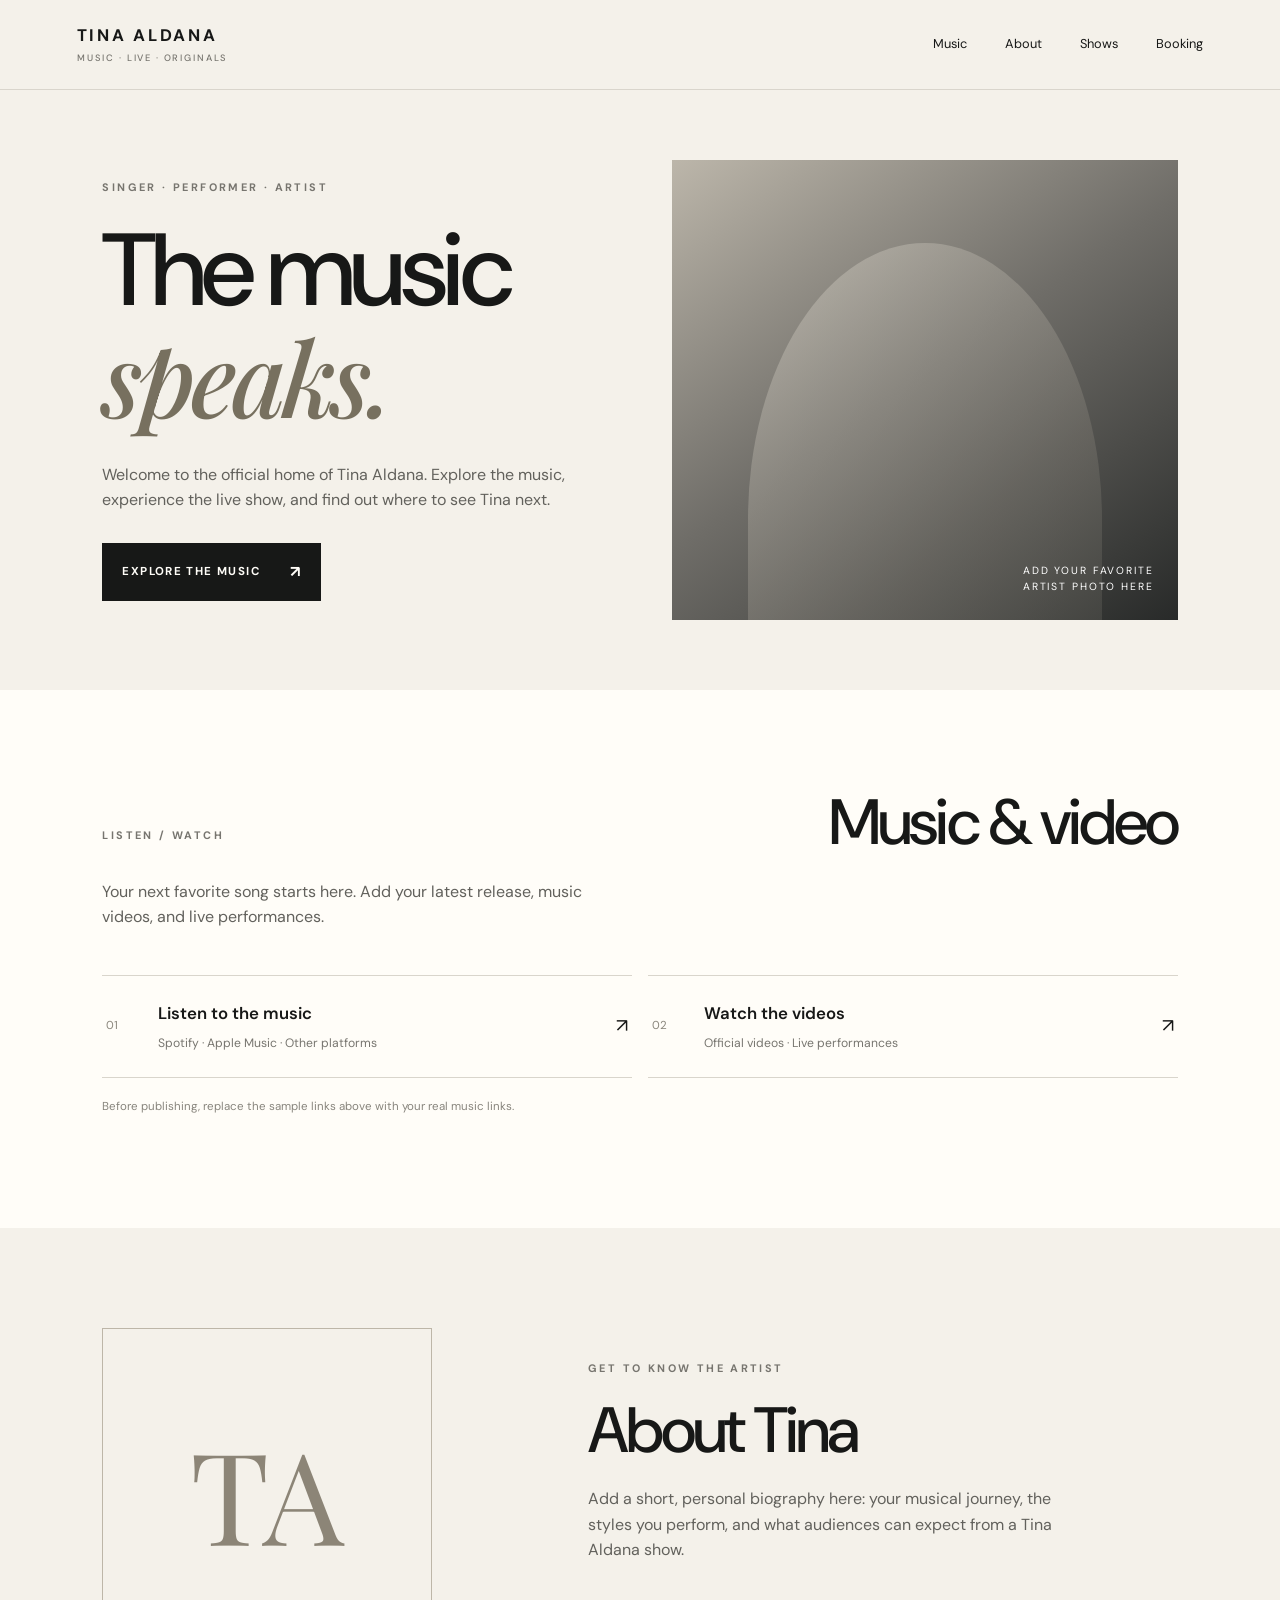
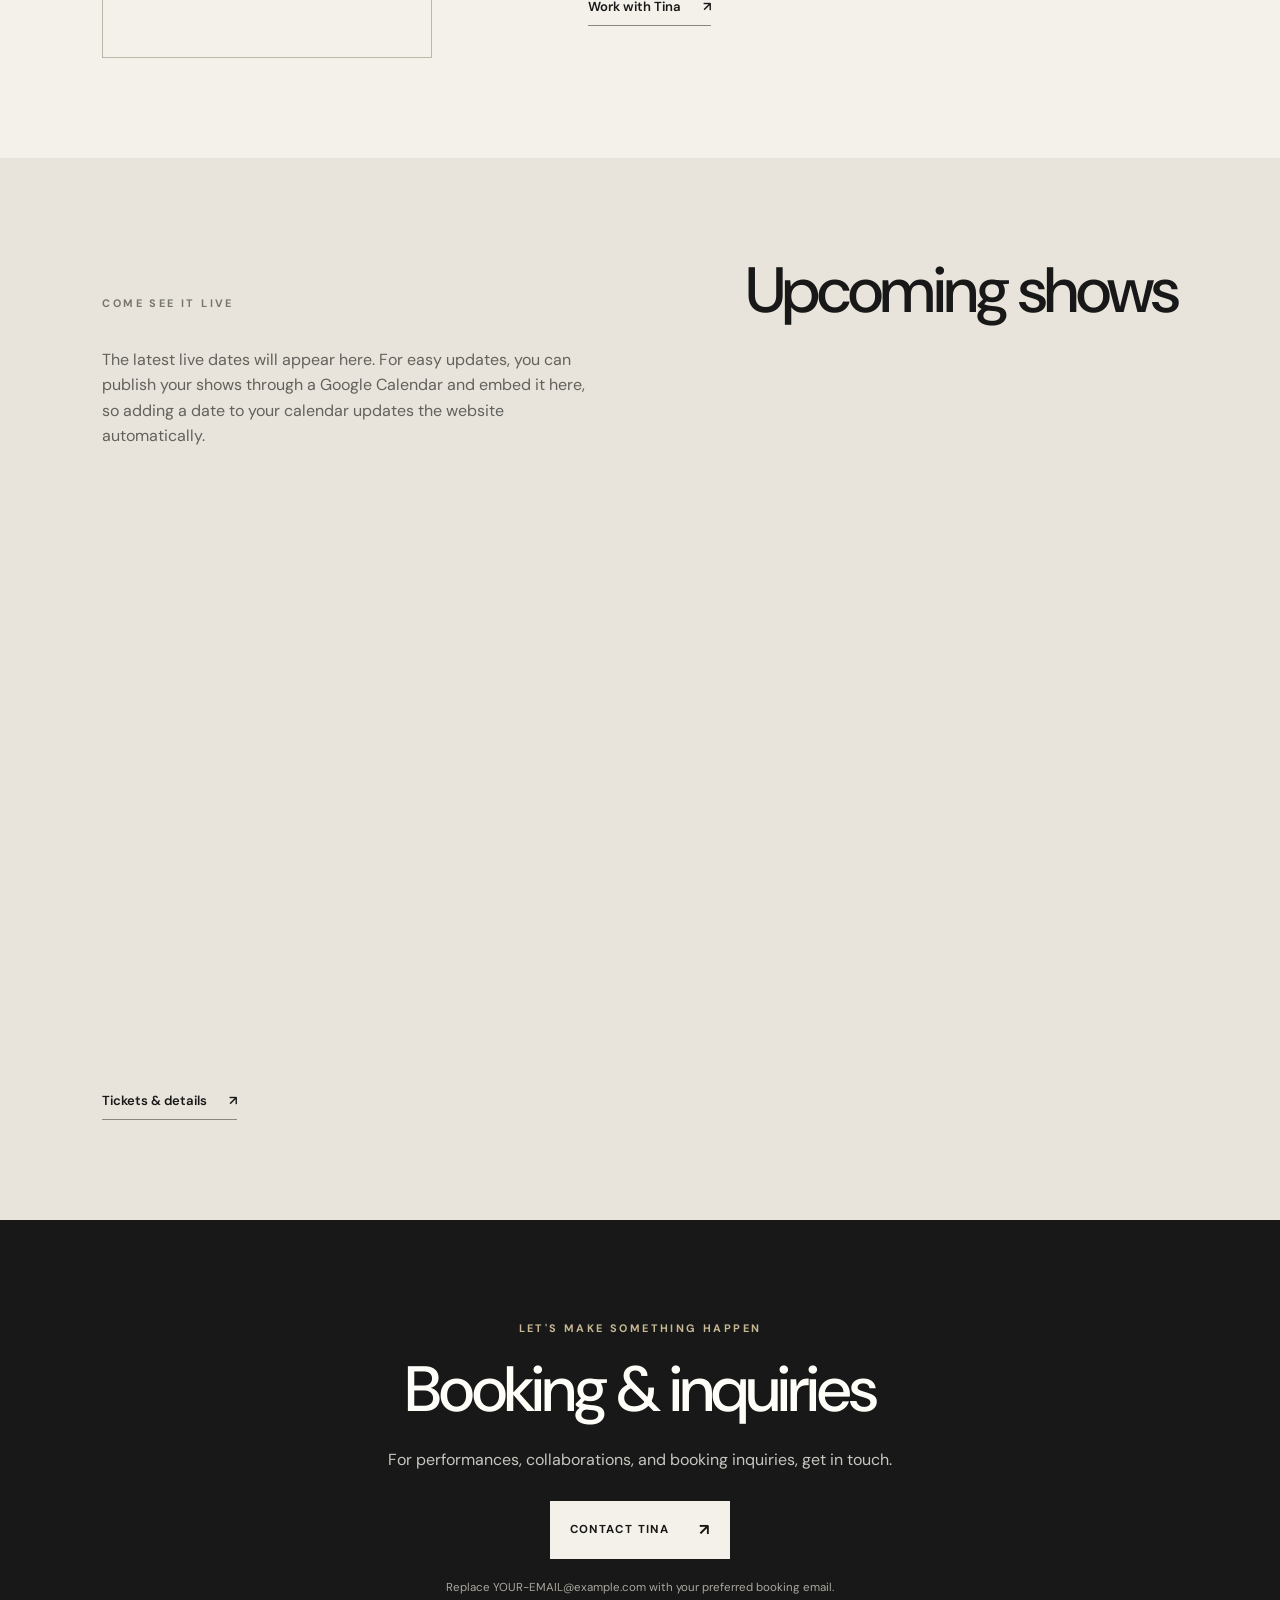
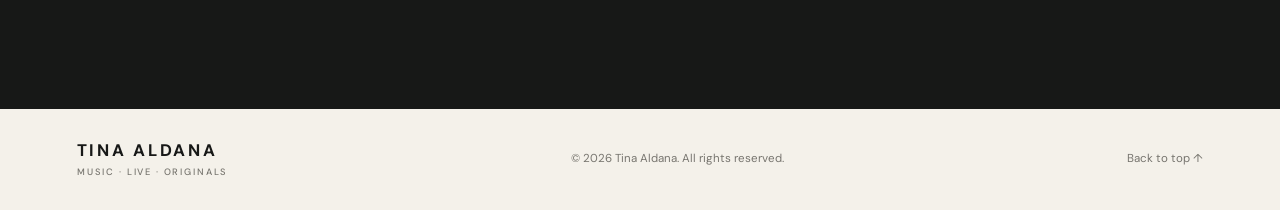
<file: index.html>
<!doctype html>
<html lang="en">
<head>
  <meta charset="utf-8">
  <meta name="viewport" content="width=device-width, initial-scale=1">
  <meta name="description" content="Official website of Tina Aldana — singer, performer, and artist. Music, live shows, and booking.">
  <title>Tina Aldana | Official Website</title>
  <link rel="stylesheet" href="styles.css">
</head>
<body>
  <header class="site-header">
    <a class="wordmark" href="#home" aria-label="Tina Aldana home">TINA ALDANA<span>MUSIC · LIVE · ORIGINALS</span></a>
    <nav aria-label="Main navigation">
      <a href="#music">Music</a>
      <a href="#about">About</a>
      <a href="#shows">Shows</a>
      <a href="#booking">Booking</a>
    </nav>
  </header>

  <main>
    <section class="hero" id="home">
      <div class="hero-copy">
        <p class="eyebrow">SINGER · PERFORMER · ARTIST</p>
        <h1>The music<br><em>speaks.</em></h1>
        <p class="intro">Welcome to the official home of Tina Aldana. Explore the music, experience the live show, and find out where to see Tina next.</p>
        <a class="button" href="#music">EXPLORE THE MUSIC <span aria-hidden="true">↗</span></a>
      </div>
      <div class="hero-image" role="img" aria-label="Artist portrait placeholder">
        <div class="image-note">ADD YOUR FAVORITE<br>ARTIST PHOTO HERE</div>
      </div>
    </section>

    <section class="section music-section" id="music">
      <div class="section-heading">
        <p class="eyebrow">LISTEN / WATCH</p>
        <h2>Music &amp; video</h2>
      </div>
      <p class="section-intro">Your next favorite song starts here. Add your latest release, music videos, and live performances.</p>
      <div class="link-grid">
        <a class="feature-link" href="#" aria-label="Add your Spotify or music link"><span>01</span><strong>Listen to the music</strong><small>Spotify · Apple Music · Other platforms</small><b>↗</b></a>
        <a class="feature-link" href="#" aria-label="Add your YouTube link"><span>02</span><strong>Watch the videos</strong><small>Official videos · Live performances</small><b>↗</b></a>
      </div>
      <p class="edit-note">Before publishing, replace the sample links above with your real music links.</p>
    </section>

    <section class="section about-section" id="about">
      <div class="about-mark">TA</div>
      <div>
        <p class="eyebrow">GET TO KNOW THE ARTIST</p>
        <h2>About Tina</h2>
        <p class="section-intro">Add a short, personal biography here: your musical journey, the styles you perform, and what audiences can expect from a Tina Aldana show.</p>
        <a class="text-link" href="#booking">Work with Tina <span aria-hidden="true">↗</span></a>
      </div>
    </section>

    <section class="section shows-section" id="shows">
      <div class="section-heading">
        <p class="eyebrow">COME SEE IT LIVE</p>
        <h2>Upcoming shows</h2>
      </div>
      <p class="section-intro">The latest live dates will appear here. For easy updates, you can publish your shows through a Google Calendar and embed it here, so adding a date to your calendar updates the website automatically.</p>

<div class="calendar-embed">
  <iframe
    src="https://calendar.google.com/calendar/embed?height=600&wkst=1&ctz=America%2FPhoenix&showPrint=0&src=dGluYWFsZGFuYW11c2ljQGdtYWlsLmNvbQ&color=%237986cb"
    style="border:0; width:100%; max-width:800px;"
    width="800"
    height="600"
    frameborder="0"
    scrolling="no"
    title="Tina Aldana upcoming shows">
  </iframe>
</div>

      <a class="text-link" href="#" aria-label="Add your ticket link">Tickets &amp; details <span aria-hidden="true">↗</span></a>
    </section>

    <section class="booking-section" id="booking">
      <p class="eyebrow">LET'S MAKE SOMETHING HAPPEN</p>
      <h2>Booking &amp; inquiries</h2>
      <p>For performances, collaborations, and booking inquiries, get in touch.</p>
      <a class="button button-light" href="mailto:YOUR-EMAIL@example.com">CONTACT TINA <span aria-hidden="true">↗</span></a>
      <p class="edit-note">Replace YOUR-EMAIL@example.com with your preferred booking email.</p>
    </section>
  </main>

  <footer>
    <a class="wordmark" href="#home">TINA ALDANA<span>MUSIC · LIVE · ORIGINALS</span></a>
    <p>© <span id="year"></span> Tina Aldana. All rights reserved.</p>
    <a href="#home">Back to top ↑</a>
  </footer>
  <script>document.getElementById('year').textContent = new Date().getFullYear();</script>
</body>
</html>
</file>
<file: styles.css>
@import url('https://fonts.googleapis.com/css2?family=DM+Sans:wght@400;500;600;700&family=Playfair+Display:ital,wght@0,500;0,600;1,500;1,600&display=swap');
:root{--ink:#171817;--paper:#f4f1ea;--muted:#aaa79f;--accent:#c8b895;--line:#d9d5cc;--white:#fffdf8}
*{box-sizing:border-box}
html{scroll-behavior:smooth}
body{margin:0;background:var(--paper);color:var(--ink);font-family:'DM Sans',sans-serif;line-height:1.6}
a{color:inherit;text-decoration:none}
.site-header{min-height:90px;padding:22px 6vw;display:flex;align-items:center;justify-content:space-between;gap:24px;border-bottom:1px solid var(--line)}
.wordmark{font-size:1.05rem;font-weight:700;letter-spacing:.16em;line-height:1.25}
.wordmark span{display:block;font-size:.58rem;font-weight:500;letter-spacing:.2em;margin-top:7px;color:#77756f}
nav{display:flex;gap:clamp(14px,3vw,38px);font-size:.8rem}
nav a:hover,.text-link:hover{opacity:.65}
.hero{min-height:590px;display:grid;grid-template-columns:1fr 1fr;gap:5vw;align-items:center;padding:70px 8vw}
.hero-copy{max-width:500px}
.eyebrow{font-size:.68rem;letter-spacing:.22em;font-weight:700;color:#77756f;margin:0 0 20px}
h1,h2{font-weight:500;letter-spacing:-.045em;line-height:1.04;margin:0}
h1{font-size:clamp(4rem,8vw,7.5rem)}
h1 em{font-family:'Playfair Display',serif;font-weight:500;color:#77705f}
h2{font-size:clamp(2.5rem,5vw,4.5rem)}
.intro,.section-intro{max-width:500px;color:#62615c;font-size:1rem;margin:25px 0 30px}
.button{display:inline-flex;gap:30px;align-items:center;padding:16px 20px;background:var(--ink);color:var(--white);font-size:.72rem;letter-spacing:.12em;font-weight:700}
.button span{font-size:1rem}
.hero-image{min-height:460px;background:linear-gradient(145deg,#bcb6aa,#6f6d68 48%,#282a29);display:flex;align-items:end;justify-content:end;padding:24px;position:relative;overflow:hidden}
.hero-image:before{content:"";position:absolute;width:70%;height:120%;left:15%;top:18%;border-radius:50% 50% 0 0;background:linear-gradient(140deg,#d6d1c6,#77746d 55%,#343633);opacity:.55}
.image-note{position:relative;color:#fff;font-size:.65rem;letter-spacing:.18em;text-align:right}
.section{padding:100px 8vw}
.music-section{background:var(--white)}
.section-heading{display:flex;justify-content:space-between;align-items:end;gap:30px}
.section-heading .eyebrow{margin-bottom:12px}
.section-intro{margin-top:22px}
.link-grid{display:grid;grid-template-columns:1fr 1fr;gap:16px;margin-top:45px}
.feature-link{border-top:1px solid var(--line);border-bottom:1px solid var(--line);padding:24px 4px;display:grid;grid-template-columns:38px 1fr auto;gap:7px 14px;align-items:center}
.feature-link>span{grid-row:1/3;color:#8a867c;font-size:.72rem}
.feature-link strong{font-size:1.05rem;font-weight:600}
.feature-link small{grid-column:2;color:#77756f;font-size:.76rem}
.feature-link b{grid-column:3;grid-row:1/3;font-weight:400;font-size:1.2rem}
.edit-note{font-size:.72rem;color:#88857d;margin-top:20px}
.about-section{display:grid;grid-template-columns:.65fr 1fr;gap:8vw;align-items:center}
.about-mark{aspect-ratio:1;max-width:330px;border:1px solid #bdb6a8;display:grid;place-items:center;font-family:'Playfair Display',serif;font-size:clamp(5rem,10vw,9rem);color:#8c8577}
.text-link{display:inline-flex;gap:22px;border-bottom:1px solid #8c877b;padding-bottom:8px;font-size:.82rem;font-weight:600}
.shows-section{background:#e8e4dc}
.calendar-placeholder{border:1px solid #c7c0b3;padding:35px;margin:35px 0 25px;min-height:140px}
.calendar-placeholder strong{font-size:.7rem;letter-spacing:.18em}
.calendar-placeholder p{color:#77756f;font-size:.85rem;max-width:480px}
.booking-section{background:var(--ink);color:var(--white);text-align:center;padding:100px 8vw}
.booking-section .eyebrow{color:var(--accent)}
.booking-section h2{max-width:750px;margin:0 auto}
.booking-section>p:not(.eyebrow):not(.edit-note){color:#c8c6c0;margin:24px auto 28px}
.button-light{background:var(--paper);color:var(--ink)}
.booking-section .edit-note{color:#aaa79f}
footer{padding:30px 6vw;display:flex;justify-content:space-between;align-items:center;gap:20px;font-size:.72rem;color:#77756f}
footer .wordmark{color:var(--ink)}
@media(max-width:760px){.site-header{align-items:flex-start;flex-direction:column;padding:22px 6vw}.site-header nav{width:100%;justify-content:space-between;gap:10px}.hero{grid-template-columns:1fr;padding:55px 7vw;gap:35px}.hero-image{min-height:340px}.section{padding:70px 7vw}.section-heading{display:block}.link-grid{grid-template-columns:1fr}.about-section{grid-template-columns:1fr;gap:35px}.about-mark{max-width:190px}footer{align-items:flex-start;flex-direction:column}}
</file>
